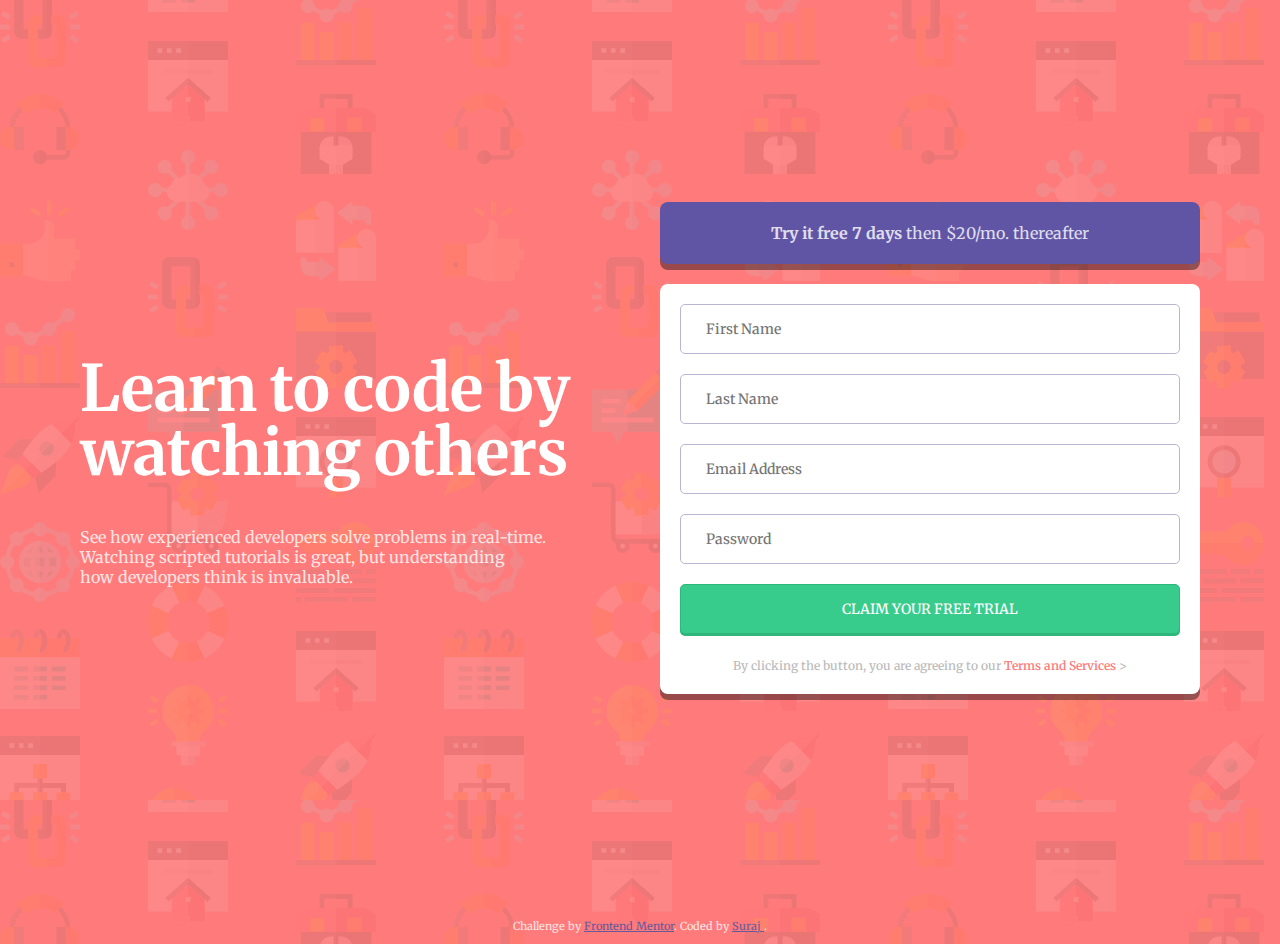
<file: signup_form/index.html>
<!DOCTYPE html>
<html lang="en">
<head>
  <meta charset="UTF-8">
  <meta name="viewport" content="width=device-width, initial-scale=1.0"> <!-- displays site properly based on user's device -->

  <link rel="icon" type="image/png" sizes="32x32" href="./images/favicon-32x32.png">
  <link rel="stylesheet" href="./style.css">
  
  <title>Frontend Mentor | Intro component with sign up form</title>

  <!-- Feel free to remove these styles or customise in your own stylesheet 👍 -->
  <style>
    .attribution { font-size: 11px; text-align: center; }
    .attribution a { color: hsl(228, 45%, 44%); }
  </style>
</head>
<body>
  <div class="container">
    <div class="Left_side">
       <h1> Learn to code by <br> watching others </h1>
       <p>
       See how experienced developers solve problems in real-time. <br>
       Watching scripted tutorials is great, but understanding <br>
       how developers think is invaluable. <br>
       </p>
    </div>

    <div class="Right_side">
        <div class="bar" >
           <p> <strong> Try it free 7 days </strong>  then $20/mo. thereafter </p>
        </div>  

        <form class="form_style" id="form"> 
          <div class="form_input">
            <input type="text" id="firstname" placeholder="First Name" >
            <img src="./images/icon-error.svg" alt="icon-error">
              <small> First Name cannot be empty </small>
              <!-- <img src="./images/icon-error.svg" alt="icon-error"> -->
          </div>   
          <div class="form_input" >
            <input type="text" id="lastname" placeholder="Last Name">
            <img src="./images/icon-error.svg" alt="icon-error">
              <small> Last Name cannot be empty </small>
          </div> 
          <div class="form_input">
            <input type="email" id="email" placeholder="Email Address">
            <img src="./images/icon-error.svg" alt="icon-error">
              <small> Email cannot be empty </small>
          </div> 
          <div class="form_input">
            <input type="password" id="password" placeholder="Password">
            <img src="./images/icon-error.svg" alt="icon-error">
              <small> Password cannot be empty </small>
          </div> 
          <button> CLAIM YOUR FREE TRIAL </button> <br>
          <small> By clicking the button, you are agreeing to our <a href="#" > Terms and Services </a>>   </small> 
        </form>
    </div>
  </div>  
  
  <footer>
    <p class="attribution">
      Challenge by <a href="https://www.frontendmentor.io?ref=challenge" target="_blank">Frontend Mentor</a>. 
      Coded by <a href="#"> Suraj </a>.
    </p>
  </footer>
  <script src="./script.js"></script>
</body>
</html>
</file>
<file: signup_form/style.css>
@import url('https://fonts.googleapis.com/css2?family=Merriweather:wght@300;400;700&display=swap');

* {
    box-sizing: border-box; 
    /* so that padding and border are included in the width */
}

body {
    background-color:hsl(0, 100%, 74%) ;
    background-image: url("./images/bg-intro-desktop.png");
    font-family: 'Merriweather', sans-serif;
    color: white;
    overflow: hidden;
}

.container {
    display: flex;
    flex-wrap: wrap;
    max-width: 1200px;
    padding: 20px;
    min-height: 100vh;
    justify-content: center;
    align-items: center;
    margin: 0 auto;
}

.container > div {
    padding: 0 20px;
    flex: 1;
}

h1 {
    font-size: 4rem;
    line-height: 4rem;
}

p {
    opacity: 0.8;
}

.form_style {
    background-color: white;
    padding: 20px;
    border-radius: 8px;
    box-shadow: 0 6px rgba(0, 0, 0, 0.4);
    margin-bottom: 20px;
    text-align: center;
}

.bar {
    background-color: hsl(248, 32%, 49%);
    border-radius: 8px;
    box-shadow: 0 6px rgba(0, 0, 0, 0.4);
    padding: 5px;
    margin-bottom: 20px;
    text-align: center;
}

.form_input {
    position: relative;
    margin-bottom: 20px;
}

.form_input.error input {
    border-color: hsl(0, 100%, 74%) ;
    color: hsl(0, 100%, 74%);
}

.form_input small {
    /* display: none; */
    text-align: right;
    position: absolute;
    bottom: -20px;
    opacity: 0;
    right: 0;
    color: hsl(0, 100%, 74%) 


}

.form_input img {
    position: absolute;
    top: 15px;
    right: 15px;
    opacity: 0;
}

.form_input.error img {
    opacity: 1;
}

.form_input small {
    opacity: 0;
}

.form_input.error small {
    opacity: 1;
}

input {
    display: block;
    width: 100%;
    padding: 15px 25px;
    border-radius: 5px;
    border: 1px solid hsl(246, 25%, 77%);
    font-size: 14px;
    font-weight: 500;
    font-family: 'Merriweather', sans-serif;
}

input:focus {
    border: 1px solid hsl(246, 25%, 77%);
    outline: none;
}

button {
    background-color: hsl(154, 59%, 51%);
    display: block;
    width: 100%;
    padding: 15px 25px;
    border-radius: 5px;
    font-size: 14px;
    font-weight: 500;
    font-family: 'Merriweather', sans-serif;
    border: 1px solid hsl(154, 59%, 45%);
    color: white;
    box-shadow: 2px;
    box-shadow: 0 2px hsl(154, 59%, 45%) ;
    cursor: pointer;
}

button:focus {
    outline: none;
}

button:active {
    border-bottom-width: 1px;
    transform: translatey(2px);
    box-shadow: 0 0 hsl(154, 59%, 45%) ;
}

small {
    color: #bbb;
    margin-top: 10px;
    font-size: 12px;
    font-weight: 500;
}

small a {
    color: hsl(0, 100%, 74%) ;
    text-decoration: none;
    font-weight: 600;
}

@media screen and (max-width: 768px ) {
    h1 {
        text-align: center;
    }

    p {
        text-align: center;
    }

    .container {
        flex-direction: column;
    }
}
</file>
